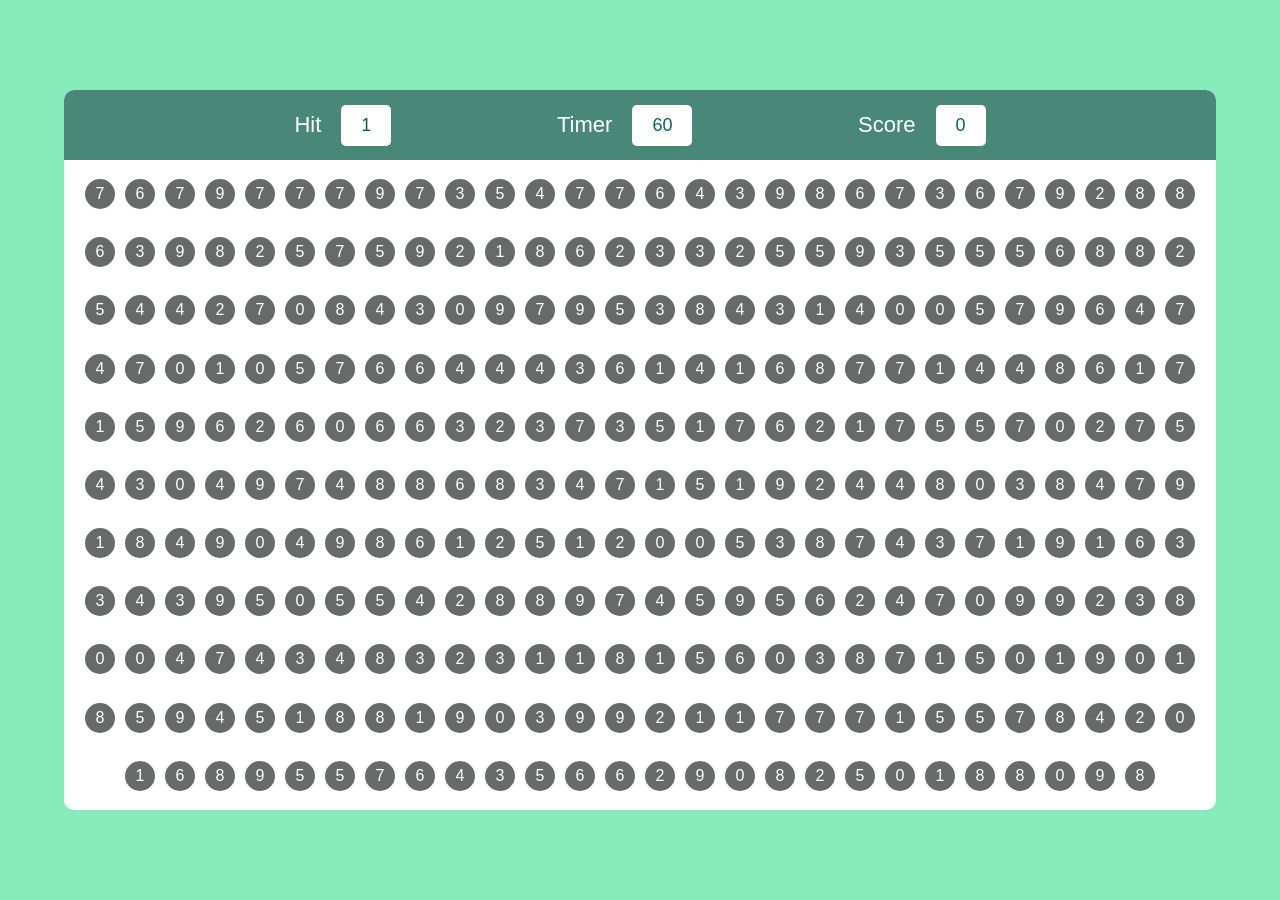
<file: Bubble Game/index.html>
<!DOCTYPE html>
<html lang="en">
<head>
    <meta charset="UTF-8">
    <meta name="viewport" content="width=device-width, initial-scale=1.0">
    <link rel="stylesheet" href="style.css">
    <title>Document</title>
</head>
<body>
    <div id="main">
        <div id="panel">
            <div id="ptop">
                <div class="elem">
                    <h2>Hit</h2>
                    <div id="hitval" class="box">
                        5
                    </div>
                </div>
                <div class="elem">
                    <h2>Timer</h2>
                    <div class="box" id="timerval">
                        60
                    </div>
                </div>
                <div class="elem">
                    <h2>Score</h2>
                    <div class="box" id="ScoreGain">
                        0
                    </div>
                </div>
            </div>
            <div id="pbtn">
                
            </div>
        </div>
    </div>

    <script src="script.js"></script>
</body>
</html>
</file>
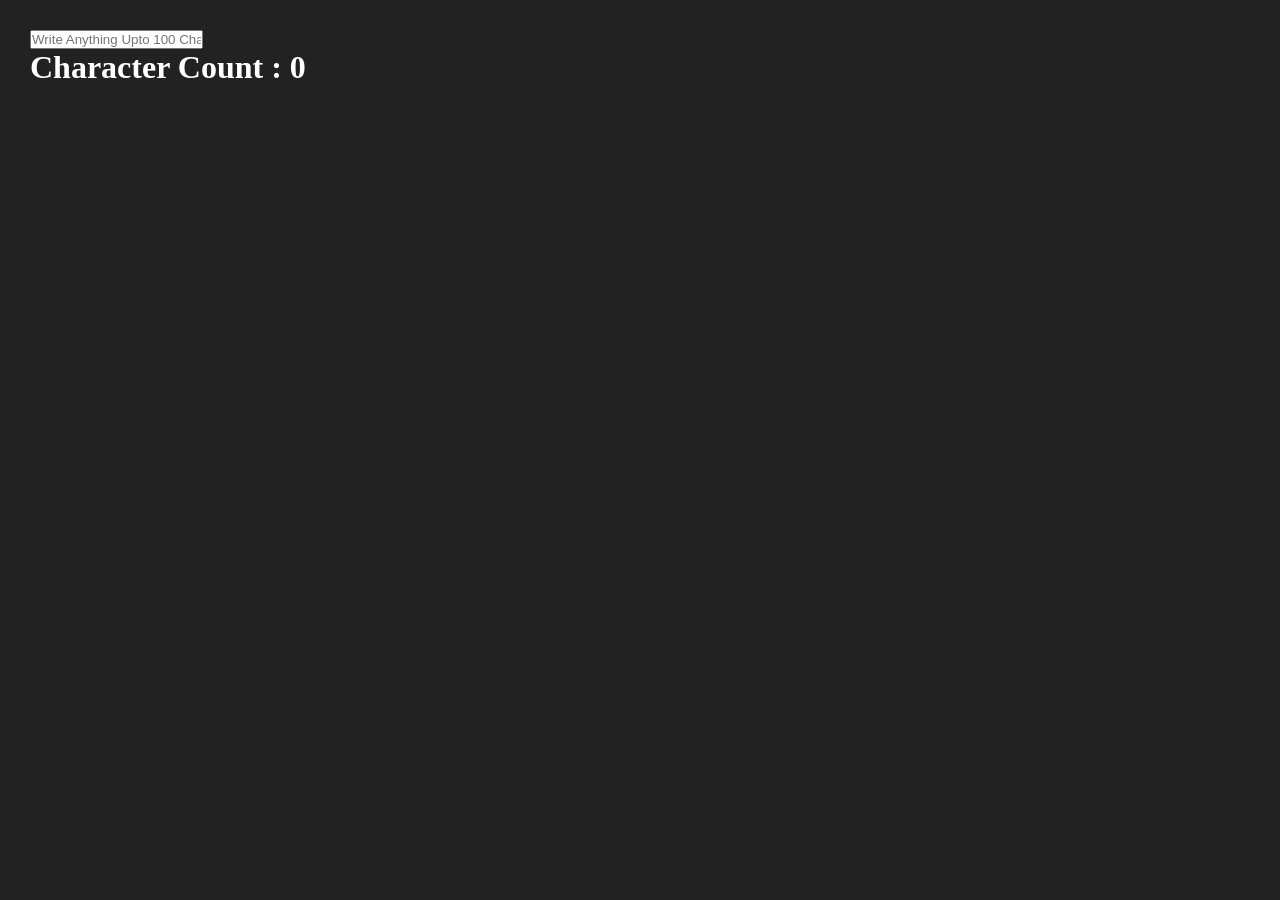
<file: Character Counter/index.html>
<!DOCTYPE html>
<html lang="en">
<head>
    <meta charset="UTF-8">
    <meta name="viewport" content="width=device-width, initial-scale=1.0">
    <title>Character Counter</title>
    <link rel="stylesheet" href="style.css">
</head>
<body>
    <input type="text" placeholder="Write Anything Upto 100 Character">
    <h1>Character Count : <span>0</span></h1>
    <script src="script.js"></script>
</body>
</html>
</file>
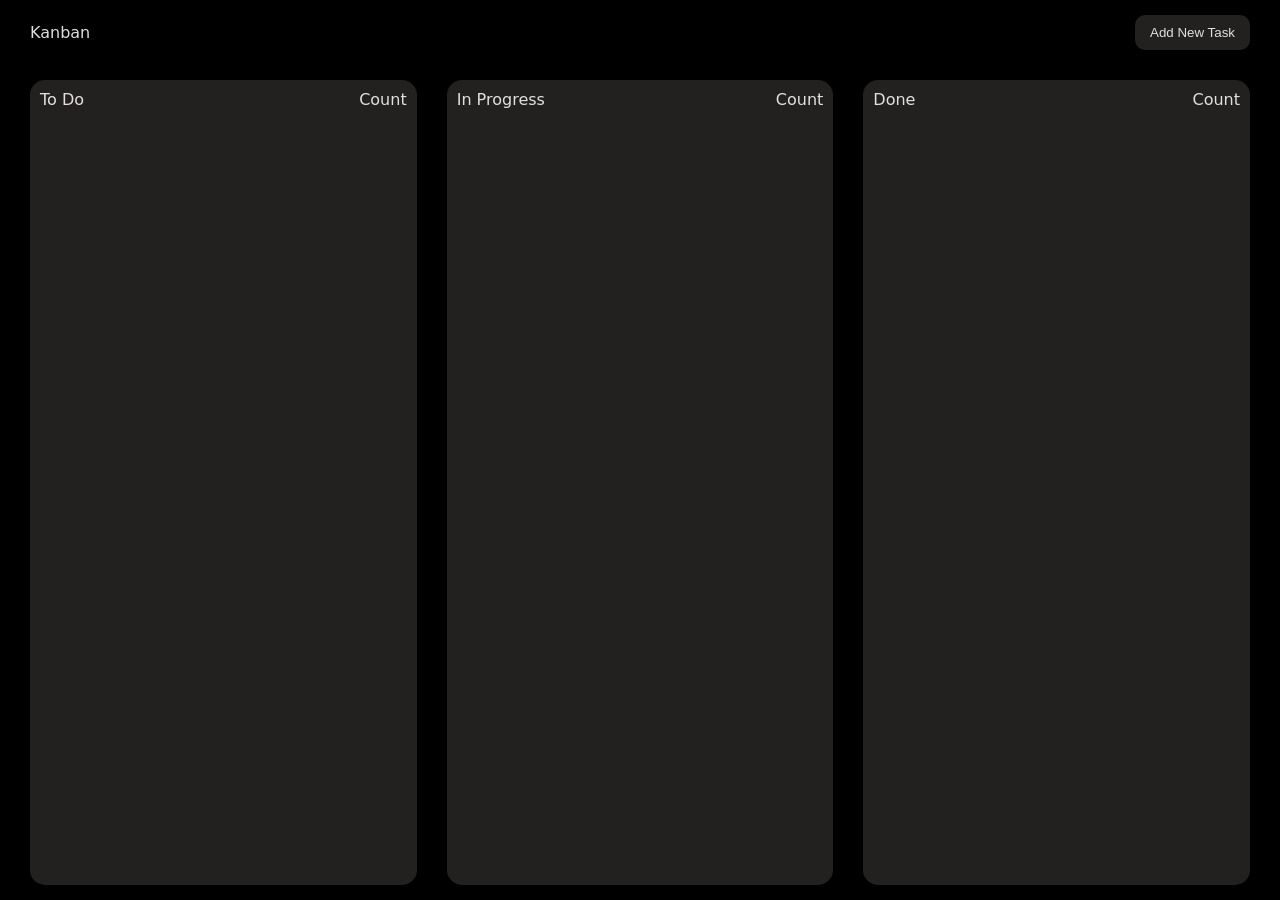
<file: Kanban Board/index.html>
<!DOCTYPE html>
<html lang="en">
<head>
    <meta charset="UTF-8">
    <meta name="viewport" content="width=device-width, initial-scale=1.0">
    <link rel="stylesheet" href="style.css">
    <title>Document</title>
</head>
<body>
    <main>
        <nav>
            <div class="left">Kanban</div>
            <div class="right">
                <button id="toggle-modal">Add New Task</button>
            </div>
        </nav>
        <section class="board">
            <div id="todo" class="task-column">
                <div class="heading">
                    <div class="left">To Do</div>
                    <div class="right">Count</div>
                </div>
                
            </div>
            <div id="progress" class="task-column">
                <div class="heading">
                    <div class="left">In Progress</div>
                    <div class="right">Count</div>
                </div>
            </div>
            <div id="done" class="task-column">
                <div class="heading">
                    <div class="left">Done</div>
                    <div class="right">Count</div>
                </div>
            </div>
        </section>
    </main>
    <div class="modal add-new-task">
        <div class="bg"></div>
        <div class="center">
            <input type="text" id="task-title-input" placeholder="Task title">
            <textarea id="task-desc-input" placeholder="task-description"></textarea>
            <button id="add-new-task" class="add-task-btn">Add Task</button>
        </div>
    </div>
    <script src="script.js"></script>
</body>
</html>
</file>
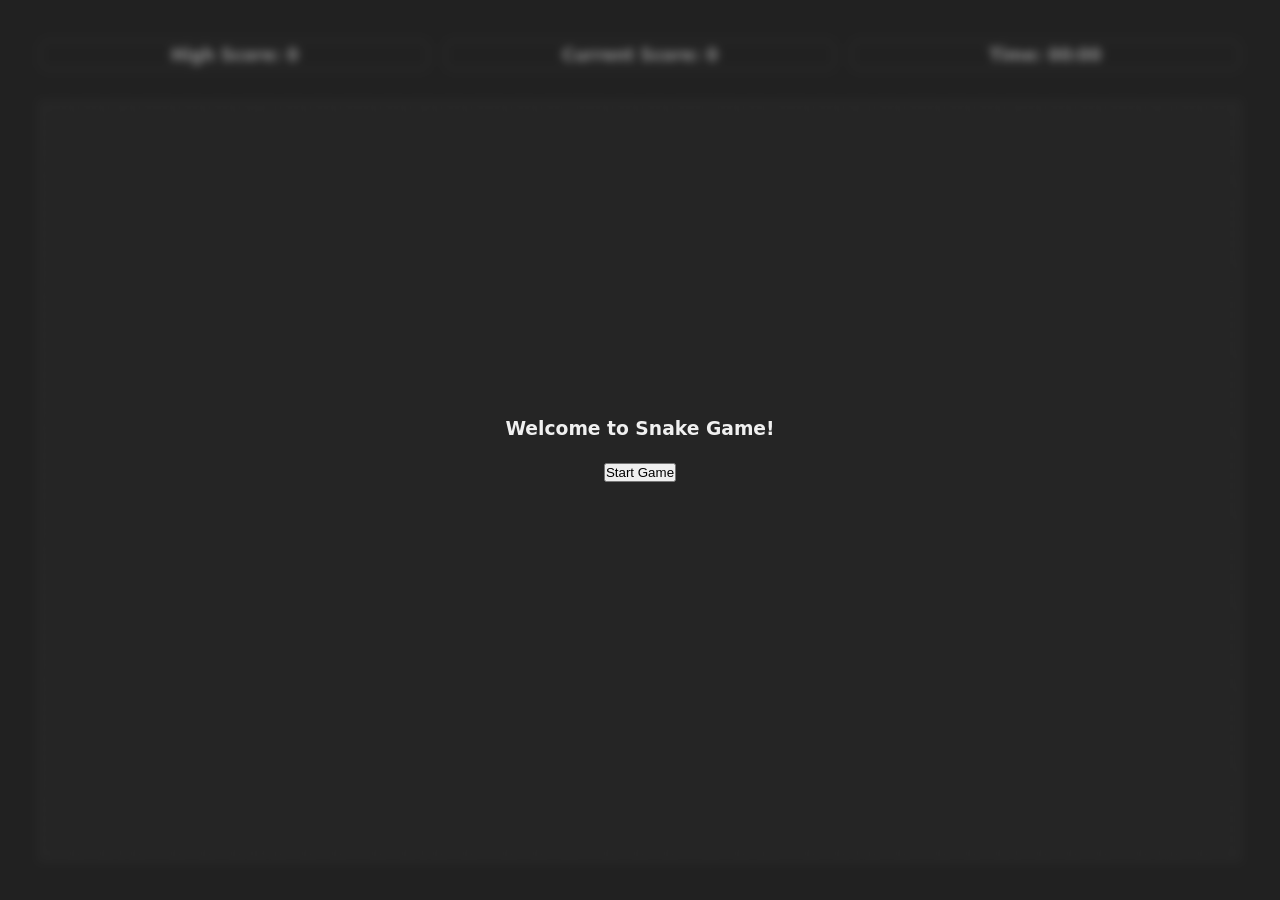
<file: Snake Game/index.html>
<!DOCTYPE html>
<html lang="en">
<head>
    <meta charset="UTF-8">
    <meta name="viewport" content="width=device-width, initial-scale=1.0">
    <title>Snake Game🐍</title>
    <link rel="stylesheet" href="style.css">
</head>
<body>
    <main>
        <section>
            <div class="infos">
                <div class="info">
                    <h3>High Score:
                        <span id="high-score">0</span>
                    </h3>
                </div>
                <div class="info">
                    <h3>Current Score:
                        <span id="current-score">0</span>
                    </h3>
                </div>
                <div class="info">
                    <h3>Time:
                        <span id="time">00:00</span> <!--see-->
                    </h3>
                </div>
            </div>
            <div class="board">
            </div>
        </section>
        <div class="modal">
            <div class="start-game">
                <h3>Welcome to Snake Game!</h3>
                <button class="start-btn">Start Game</button>
            </div>
            <div class="game-over">
                <h3>Game Over!</h3>
                <button class="start-btn">Restart Game</button>
            </div>
        </div>
    </main>
    <script src="script.js"></script>
</body>
</html>
</file>
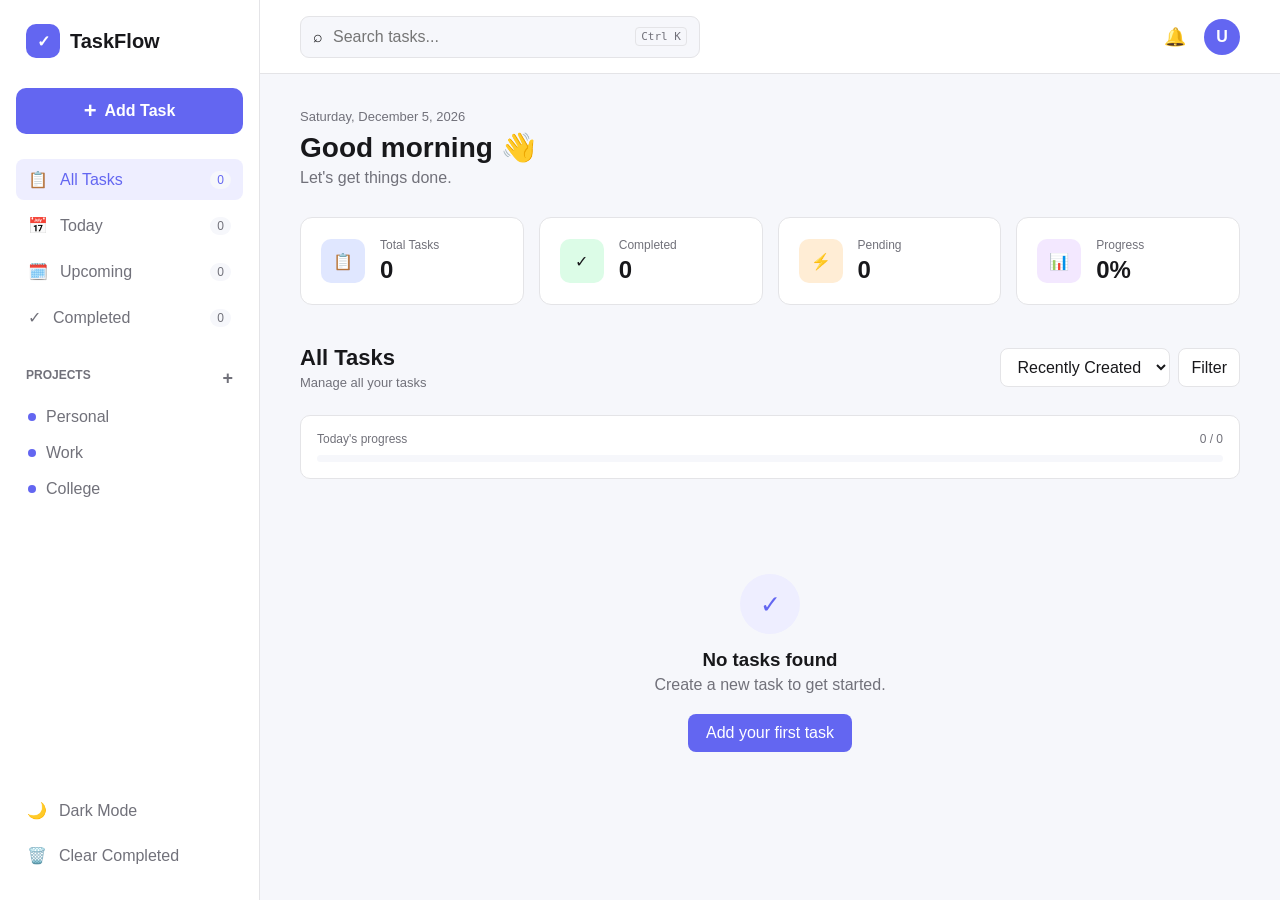
<file: taskflow_todo_app/index.html>
<!DOCTYPE html>
<html lang="en">
<head>
    <meta charset="UTF-8">
    <meta name="viewport" content="width=device-width, initial-scale=1.0">
    <title>TaskFlow - Todo App</title>
    <link rel="stylesheet" href="style.css">
</head>
<body>
    <div class="app">
        <aside class="sidebar">
            <div class="logo"><div class="logo-icon">✓</div><h1>TaskFlow</h1></div>
            <button class="add-task-btn" id="openAddTask"><span>+</span>Add Task</button>

            <nav class="navigation">
                <button class="nav-item active" data-filter="all"><span>📋</span><span>All Tasks</span><span class="count" id="allCount">0</span></button>
                <button class="nav-item" data-filter="today"><span>📅</span><span>Today</span><span class="count" id="todayCount">0</span></button>
                <button class="nav-item" data-filter="upcoming"><span>🗓️</span><span>Upcoming</span><span class="count" id="upcomingCount">0</span></button>
                <button class="nav-item" data-filter="completed"><span>✓</span><span>Completed</span><span class="count" id="completedCount">0</span></button>
            </nav>

            <div class="sidebar-section">
                <div class="section-title"><span>Projects</span><button id="addProject">+</button></div>
                <div id="projectsList"></div>
            </div>

            <div class="sidebar-bottom">
                <button class="sidebar-button" id="themeToggle"><span>🌙</span>Dark Mode</button>
                <button class="sidebar-button" id="clearCompleted"><span>🗑️</span>Clear Completed</button>
            </div>
        </aside>

        <main class="main">
            <header class="topbar">
                <div class="mobile-logo"><h2>TaskFlow</h2></div>
                <div class="search-container">
                    <span>⌕</span>
                    <input type="text" id="searchInput" placeholder="Search tasks...">
                    <kbd>Ctrl K</kbd>
                </div>
                <div class="top-actions"><button id="notificationBtn">🔔</button><div class="avatar">U</div></div>
            </header>

            <section class="dashboard">
                <div class="welcome">
                    <p id="currentDate"></p>
                    <h2>Good evening 👋</h2>
                    <p>Let's get things done.</p>
                </div>

                <div class="statistics">
                    <div class="stat-card"><div class="stat-icon blue">📋</div><div><span>Total Tasks</span><strong id="totalTasks">0</strong></div></div>
                    <div class="stat-card"><div class="stat-icon green">✓</div><div><span>Completed</span><strong id="completedTasks">0</strong></div></div>
                    <div class="stat-card"><div class="stat-icon orange">⚡</div><div><span>Pending</span><strong id="pendingTasks">0</strong></div></div>
                    <div class="stat-card"><div class="stat-icon purple">📊</div><div><span>Progress</span><strong id="progressPercent">0%</strong></div></div>
                </div>
            </section>

            <section class="tasks-section">
                <div class="tasks-header">
                    <div><h2 id="taskTitle">All Tasks</h2><p id="taskSubtitle">Manage all your tasks</p></div>
                    <div class="task-controls">
                        <select id="sortSelect">
                            <option value="created">Recently Created</option>
                            <option value="priority">Priority</option>
                            <option value="due">Due Date</option>
                            <option value="alphabetical">Alphabetical</option>
                        </select>
                        <button id="filterBtn">Filter</button>
                    </div>
                </div>

                <div class="progress-container">
                    <div class="progress-info"><span>Today's progress</span><span id="progressText">0 / 0</span></div>
                    <div class="progress-bar"><div class="progress-fill" id="progressFill"></div></div>
                </div>

                <div id="taskList" class="task-list"></div>

                <div id="emptyState" class="empty-state">
                    <div class="empty-icon">✓</div>
                    <h3>No tasks found</h3>
                    <p>Create a new task to get started.</p>
                    <button id="emptyAddTask">Add your first task</button>
                </div>
            </section>
        </main>
    </div>

    <div class="modal-overlay" id="taskModal">
        <div class="modal">
            <div class="modal-header"><h2 id="modalTitle">Create Task</h2><button class="close-modal" id="closeModal">×</button></div>
            <form id="taskForm">
                <input type="hidden" id="taskId">
                <div class="form-group"><label>Task name</label><input type="text" id="taskName" placeholder="What needs to be done?" required></div>
                <div class="form-group"><label>Description</label><textarea id="taskDescription" placeholder="Add some details..."></textarea></div>
                <div class="form-row">
                    <div class="form-group"><label>Priority</label><select id="taskPriority"><option value="low">Low</option><option value="medium" selected>Medium</option><option value="high">High</option></select></div>
                    <div class="form-group"><label>Due date</label><input type="date" id="taskDueDate"></div>
                </div>
                <div class="form-group"><label>Project</label><select id="taskProject"><option value="">No Project</option></select></div>
                <div class="form-group"><label>Tags</label><input type="text" id="taskTags" placeholder="work, coding, college"></div>
                <div class="modal-actions"><button type="button" class="cancel-btn" id="cancelTask">Cancel</button><button type="submit" class="save-btn">Save Task</button></div>
            </form>
        </div>
    </div>

    <div class="modal-overlay" id="confirmModal">
        <div class="confirm-box">
            <h2>Delete task?</h2><p>This action cannot be undone.</p>
            <div class="confirm-actions"><button id="cancelDelete">Cancel</button><button id="confirmDelete" class="danger">Delete</button></div>
        </div>
    </div>

    <div id="toast" class="toast">Task created successfully</div>
    <script src="script.js"></script>
</body>
</html>
</file>
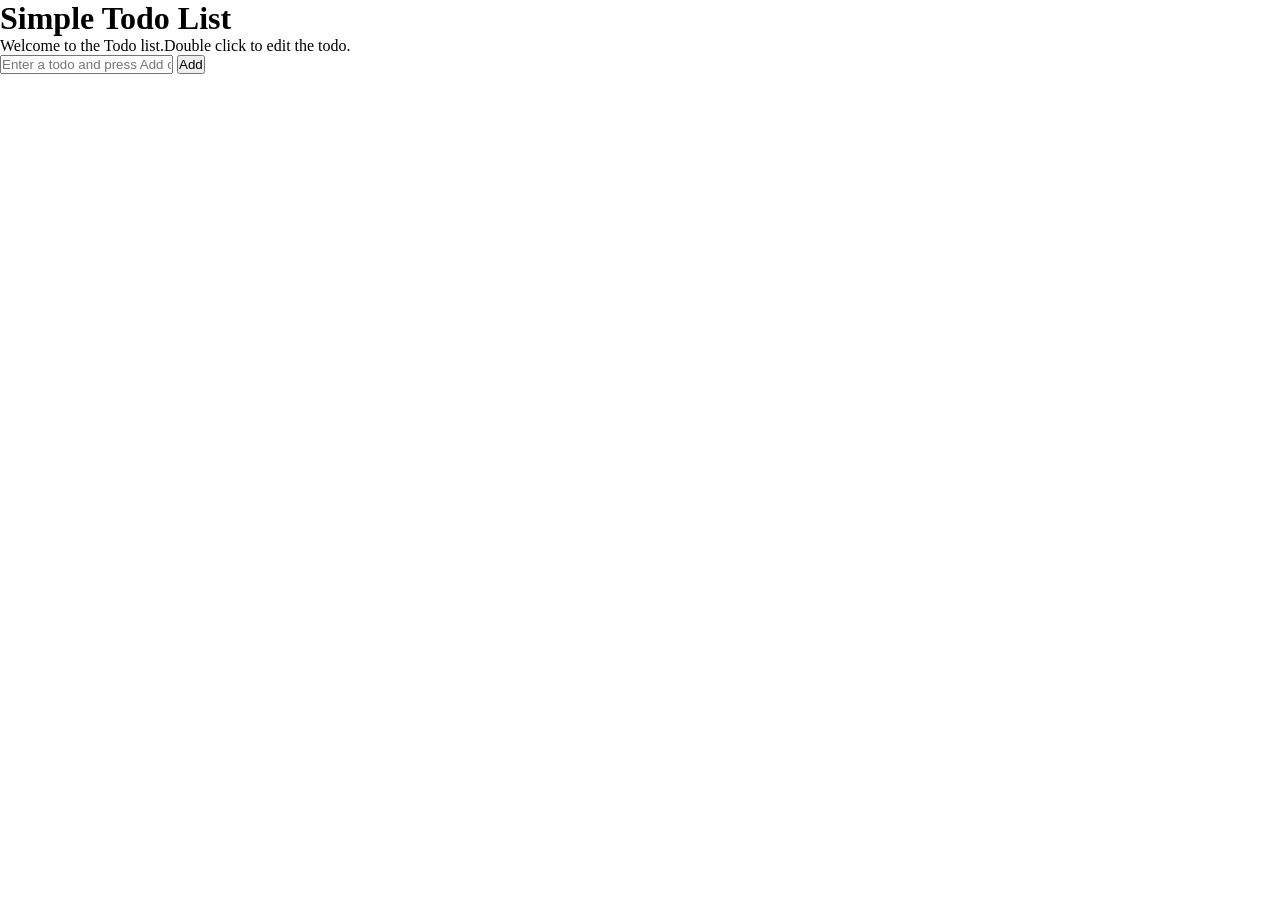
<file: to-do/index.html>
<!DOCTYPE html>
<html lang="en">
<head>
    <meta charset="UTF-8">
    <meta name="viewport" content="width=device-width, initial-scale=1.0">
    <title>To-Do List📜</title>
    <link rel="stylesheet" href="style.css">
</head>
<body>
    <h1>Simple Todo List</h1>
    <p>Welcome to the Todo list.Double click to edit the todo.</p>

    <!--Input and Button to add new todos-->

    <input type="text" id="todo-input" placeholder="Enter a todo and press Add or Enter">
    
    <button id="add-btn">Add</button>
    <ul id="todo-list"></ul>
    <script src="script.js"></script>
</body>
</html>
</file>
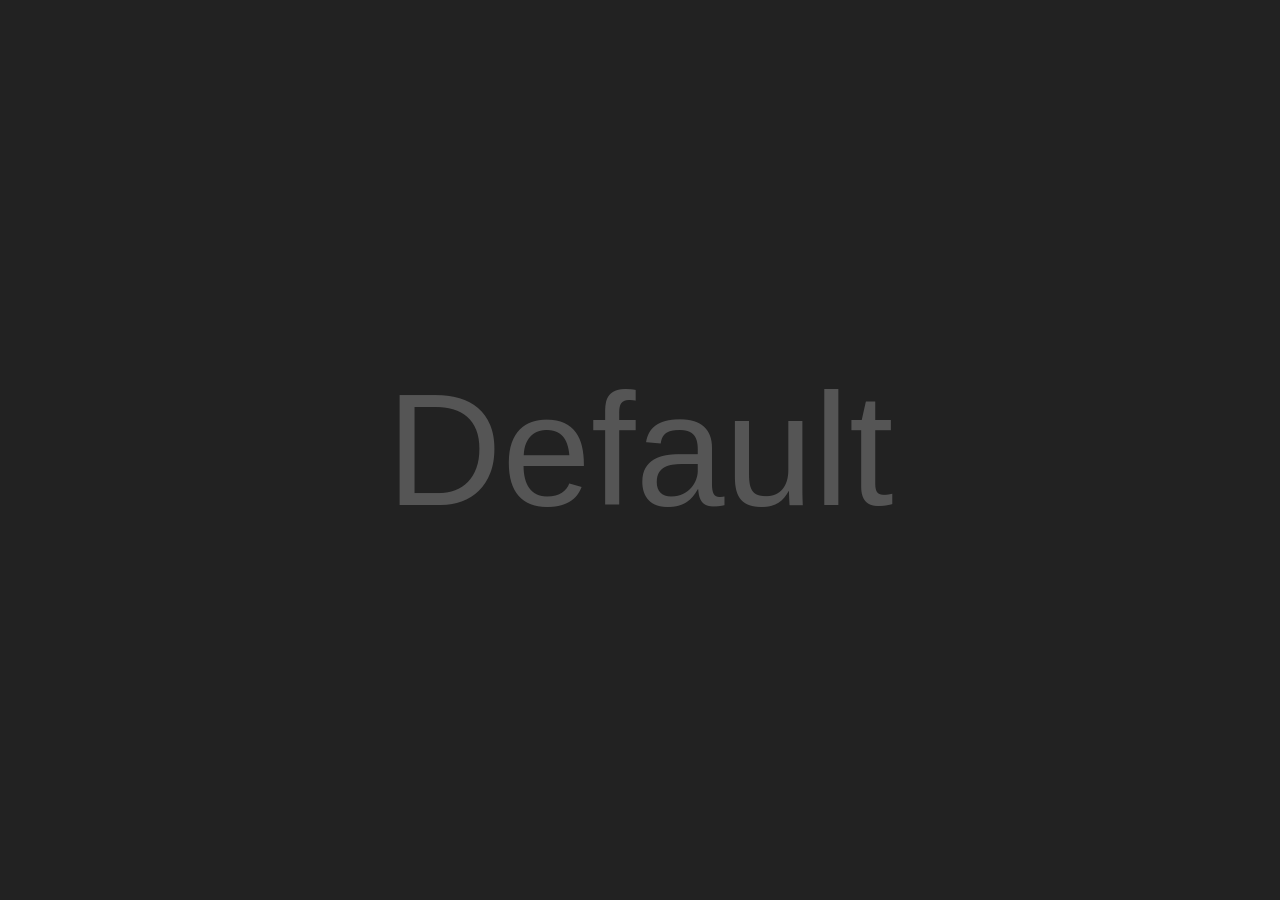
<file: Keyboard Tester/indec.html>
<!DOCTYPE html>
<html lang="en">
<head>
    <meta charset="UTF-8">
    <meta name="viewport" content="width=device-width, initial-scale=1.0">
    <title>Document</title>
    <style>
        *{
            margin: 0;
            padding: 0;
            box-sizing: border-box;
            font-family: "Poppins", sans-serif;

        }

        html,body{
            width: 100%;
            height: 100%;
        }
        #main{
            display: flex;
            align-items: center;
            justify-content: center;
            width: 100%;
            height: 100%;
            background-color: #222;
            /* color: #fff; */
        }
        h1{
            color: #555;
            font-size: 10rem;
            font-weight: 300;
            user-select: none;
        }
    </style>
</head>
<body> 
    <div id="main">
        <h1>Default</h1>
    </div>
    <script src="script.js"></script>
</body>
</html>
</file>
<file: Bubble Game/style.css>
*{
    margin: 0;
    padding: 0;
    box-sizing: border-box;
    font-family: 'Gill Sans', 'Gill Sans MT', Calibri, 'Trebuchet MS', sans-serif;
}

html,body{
    width: 100%;
    height: 100%;
}

#main{
    height: 100%;
    width: 100%;
    background-color: rgb(135, 236, 185);
    display: flex;
    align-items: center;
    justify-content: center;
}

#panel{
    overflow: hidden;
    height: 80%;
    width: 90%;
    background-color: #fff;
    border-radius: 10px;
}

#ptop{
    padding: 0px 20%;
    background-color: rgb(73, 136, 120);
    width: 100%;
    height: 70px;
    color: #fff;
    display: flex;
    align-items: center;
    justify-content: space-between;
    font-size: 18px;
}

.elem{
    display: flex;
    align-items: center;
    gap: 20px;
}

.elem h2{
    font-weight: 500;
    font-size: 22px;
}

.box{
    padding: 10px 20px;
    background-color: #fff;
    border-radius: 5px;
    color: rgb(8, 100, 93);
    font-weight: 500;
    font-size: 18px;
}

#pbtn{
    padding: 10px;
    width: 100%;
    height: calc(100% - 70px);
    display: flex;
    flex-wrap: wrap;
    gap: 10px;
    display: flex;
    align-items: center;
    justify-content: center;
}

.bubble{
    height: 30px;
    width: 30px;
    color: #fff;
    border-radius: 50%;
    display: flex;
    align-items: center;
    justify-content: center;
    background-color: rgba(15, 18, 18, 0.627);
    font-weight: 500;
}

.bubble:hover{
    background-color: #066728;
    cursor: pointer;
}
</file>
<file: Character Counter/style.css>
*{
    padding: 0;
    margin: 0;
    box-sizing: border-box;
}

html,body{
    width: 100%;
    height: 100%;
}

body{
    padding: 30px;
    background-color: #222;
    color: white;
}
</file>
<file: Kanban Board/style.css>
*{
    padding: 0;
    margin: 0;
    box-sizing: border-box;
}

html,body{
    width: 100%;
    height: 100%;
}

html{
    font-family: system-ui, -apple-system, BlinkMacSystemFont, 'Segoe UI', Roboto, Oxygen, Ubuntu, Cantarell, 'Open Sans', 'Helvetica Neue', sans-serif;
}

:root{
    --bg-color: #000000;
    --bg-button-color:#232020;
    --bg-task-color:#2a2a2a;
    --primary-text-color: #efebebf1;
    --delete-color:#ff4f4f;

    --nav-padding:15px 30px;
    --section-padding:15px 30px;
    --padding-s:5px;
    --padding-m:10px;
    --padding-l:15px;
    --paddind-xl:20px;
    --paddig-xxl:30px;

    --border-radius-s:5px;
    --border-radius-m:10px;
    --border-radius-l:15px;
    --border-radius-xl:20px;
    --border-radius-xxl:30px;
}

body{
    background-color: var(--bg-color);
    color: var(--primary-text-color);
}

main{
    height: 100%;
    display: flex;
    flex-direction: column;
}

nav{
    padding: var(--nav-padding);
    display: flex;
    align-items: center;
    justify-content: space-between;
    position: sticky;
    top: 0;
    background-color: var(--bg-color);
}

nav button{
    padding: var(--padding-m) var(--padding-l);
    background-color: var(--bg-button-color);
    color: var(--primary-text-color);
    outline: none;
    border: none;
    cursor: pointer;
    border-radius: var(--border-radius-m);
}

section{
    display: flex;
    flex-grow: 1;
    padding: var(--section-padding);
    justify-content: center;
    background-color: var(--bg-color);
    gap: var(--paddig-xxl);
}

section .task-column{
    background-color: var(--bg-button-color);
    flex-grow: 1;
    padding: var(--padding-m);
    border-radius: var(--border-radius-l);
    display: flex;
    flex-direction: column;
    gap: var(--padding-s);
    transition: all 0.7s cubic-bezier(0.19, 1, 0.22, 1);
    width: 100%;
}

section .task-column.hover-over{
    border: 2px dashed var(--primary-text-color);
    scale: 1.03;
}

section .task-column .heading{
    width: 100%;
    display: flex;
    align-items: center;
    justify-content: space-between;
}

section .task-column .task{
    background-color: var(--bg-task-color);
    padding: var(--padding-m);
    gap: var(--padding-m);
    display: flex;
    flex-direction: column;
    border-radius: var(--border-radius-m);
    cursor: grab;
}

section .task-column .task button{
    align-self: self-end;
    background-color: var(--delete-color);
    color: var(--primary-text-color);
    cursor: pointer;
    border: none;
    outline: none;
    padding: var(--padding-s);
    border-radius: var(--border-radius-s);
}

.modal{
    position: fixed;
    height: 100vh;
    width: 100vw;
    top: 0;
    left: 0;
    display: none;
    align-items: center;
    justify-content: center;
}

.modal.active{
    display: flex;
}

.modal .bg{
    position: absolute;
    width: 100%;
    height: 100%;
    background-color: rgba(61, 61, 61, 0.408);
    backdrop-filter: blur(5px);
}

.modal .center{
    background-color: var(--bg-button-color);
    padding: var(--paddig-xxl);
    border-radius: var(--border-radius-m);
    display: flex;
    flex-direction: column;
    gap: var(--padding-m);
    z-index: 10;
}

.modal .center input ,.modal .center textarea, .modal .center select{
    background-color: var(--bg-task-color);
    color: var(--primary-text-color);
    border: none;
    outline: none;
    padding: var(--padding-m);
    border-radius: var(--border-radius-s);
}

.modal .center button{
    background-color: var(--bg-task-color);
    color: var(--primary-text-color);
    border: none;
    outline: none;
    padding: var(--padding-m) var(--padding-l);
    cursor: pointer;
    border-radius: var(--border-radius-m);
    width: fit-content;
    align-self: center;
}
</file>
<file: Snake Game/style.css>
* {
    margin: 0;
    padding: 0;
    box-sizing: border-box;
}

html,body{

    height: 100%;
    width: 100%;

}

:root{
    /* Background color */
    --bg-primary-color: #0c0c0c;
    --bg-fill-color: #e40ebdeb;
    --bg-food-color: #fd7803f2;

    /* text color */
    --text-primary-color : #f0f0f0;

    /*spacing variable*/
    --space-xs:4px;
    --space-sm:8px;
    --space-md:16px; 
    --space-lg:24px ;
    --space-xl:32px;
    --space-xxl:40px;
    --space-3xl:48px;

    /*Border color*/
    --border-color:#333333;

    /*Border Radius*/
    --border-radius-xs: 4px;
    --border-radius-sm: 8px;
    --border-radius-md: 12px;
    --border-radius-lg: 16px;
    --border-radius-xl: 20px;
    --border-radius-2xl: 24px;

}

html{
    background-color: var(--bg-primary-color);
    color: var(--text-primary-color);
    font-family: system-ui, -apple-system, BlinkMacSystemFont, 'Segoe UI', Roboto, Oxygen, Ubuntu, Cantarell, 'Open Sans', 'Helvetica Neue', sans-serif;
}

main,
section{
    width: 100%;
    height: 100%;
}

.btn{
    padding: var(--space-sm) var(--space-md);
    border: none;
    border-radius: var(--border-radius-sm);
    cursor: pointer;
    transition: all 0.3s ease-in-out;
}

.start-btn:hover{
    transform: scale(1.1);
}

section{
    padding: var(--space-xxl);
    display: flex;
    flex-direction: column;
    height: 100%;
    gap: var(--space-md);
}

.infos{
    width: 100%;
    display: flex;
    flex-direction: row;
    flex-wrap: nowrap;
    justify-content: space-between;
    gap: var(--space-md);
    margin-bottom: var(--space-md);
}

.info{
    flex: 1 1 0;
    min-width: 0;
    display: flex;
    align-items: center;
    justify-content: center;
    padding: var(--space-xs) var(--space-sm);
    border: 1px solid var(--border-color);
    border-radius: var(--border-radius-sm);
    font-size: 0.9rem;
}

.board{
    border: 1px solid var(--border-color);
    flex-grow: 1;
    display: grid;
    grid-template-columns: repeat(auto-fill, minmax(10px, 1fr));
    grid-template-rows: repeat(auto-fill, minmax(10px, 1fr));
}

.block{
    /* width: 30px;
    height: 30px; */
    border: 1px solid var(--border-color);
    flex-shrink: 0;
    border-radius: 50%;
}

.fill{
    background-color: var(--bg-fill-color);
}

.food{
    background-color: var(--bg-food-color);
}

.modal{
    height: 100vh;
    width: 100vw;
    position: fixed;
    top: 0;
    background-color:#35353587;
    backdrop-filter: blur(4px);
    display: flex;
    justify-content: center;
    align-items: center;
}

.modal .start-game,
.modal .game-over{
    display: flex;
    flex-direction: column;     
    align-items: center;
    gap: var(--space-lg);
}

.modal .game-over{
    display: none;
}
</file>
<file: taskflow_todo_app/style.css>
*{margin:0;padding:0;box-sizing:border-box}
:root{--bg:#f6f7fb;--card:#fff;--text:#18181b;--muted:#71717a;--border:#e4e4e7;--primary:#6366f1;--primary-dark:#4f46e5;--danger:#ef4444;--sidebar:#fff}
body.dark{--bg:#111113;--card:#1c1c1f;--text:#f4f4f5;--muted:#a1a1aa;--border:#2e2e33;--sidebar:#18181b}
body{font-family:Inter,-apple-system,BlinkMacSystemFont,"Segoe UI",sans-serif;background:var(--bg);color:var(--text);min-height:100vh;transition:.3s}
button,input,textarea,select{font:inherit}button{cursor:pointer}.app{min-height:100vh;display:flex}
.sidebar{width:260px;background:var(--sidebar);border-right:1px solid var(--border);padding:24px 16px;display:flex;flex-direction:column;position:fixed;left:0;top:0;bottom:0}
.logo{display:flex;align-items:center;gap:10px;padding:0 10px;margin-bottom:30px}.logo-icon{width:34px;height:34px;display:flex;align-items:center;justify-content:center;border-radius:10px;background:var(--primary);color:#fff;font-weight:800}.logo h1{font-size:20px}
.add-task-btn{width:100%;height:46px;border:0;border-radius:10px;background:var(--primary);color:#fff;display:flex;align-items:center;justify-content:center;gap:8px;font-weight:600;transition:.2s}.add-task-btn:hover{background:var(--primary-dark);transform:translateY(-1px)}.add-task-btn span{font-size:22px}
.navigation{margin-top:25px;display:flex;flex-direction:column;gap:5px}.nav-item{width:100%;border:0;background:transparent;color:var(--muted);padding:11px 12px;border-radius:8px;display:flex;align-items:center;gap:12px;text-align:left;transition:.2s}.nav-item:hover{background:var(--bg);color:var(--text)}.nav-item.active{background:#eeeeff;color:var(--primary)}body.dark .nav-item.active{background:#27273d}.nav-item .count{margin-left:auto;font-size:12px;background:var(--bg);padding:2px 7px;border-radius:20px}
.sidebar-section{margin-top:30px}.section-title{display:flex;justify-content:space-between;padding:0 10px;margin-bottom:10px;color:var(--muted);font-size:12px;font-weight:700;text-transform:uppercase}.section-title button{border:0;background:none;color:var(--muted);font-size:18px}.project-item{display:flex;align-items:center;gap:10px;padding:9px 12px;border-radius:8px;color:var(--muted);cursor:pointer}.project-item:hover{background:var(--bg);color:var(--text)}.project-dot{width:8px;height:8px;border-radius:50%;background:var(--primary)}
.sidebar-bottom{margin-top:auto;display:flex;flex-direction:column;gap:4px}.sidebar-button{border:0;background:transparent;color:var(--muted);padding:11px;text-align:left;border-radius:8px;display:flex;gap:12px;align-items:center}.sidebar-button:hover{background:var(--bg);color:var(--text)}
.main{margin-left:260px;width:calc(100% - 260px);min-height:100vh}.topbar{height:74px;padding:0 40px;border-bottom:1px solid var(--border);background:var(--card);display:flex;align-items:center;justify-content:space-between}.search-container{width:400px;display:flex;align-items:center;gap:10px;background:var(--bg);border:1px solid var(--border);border-radius:9px;padding:0 12px}.search-container input{flex:1;height:40px;border:0;outline:0;background:transparent;color:var(--text)}.search-container kbd{font-size:11px;color:var(--muted);border:1px solid var(--border);border-radius:4px;padding:2px 5px}.top-actions{display:flex;align-items:center;gap:18px}.top-actions button{border:0;background:transparent;font-size:18px}.avatar{width:36px;height:36px;border-radius:50%;background:var(--primary);color:#fff;display:flex;align-items:center;justify-content:center;font-weight:700}
.dashboard{padding:35px 40px 20px}.welcome p:first-child{color:var(--muted);font-size:13px}.welcome h2{margin-top:7px;font-size:28px}.welcome p:last-child{color:var(--muted);margin-top:5px}.statistics{margin-top:30px;display:grid;grid-template-columns:repeat(4,1fr);gap:15px}.stat-card{background:var(--card);border:1px solid var(--border);border-radius:12px;padding:20px;display:flex;align-items:center;gap:15px}.stat-card span{display:block;color:var(--muted);font-size:12px}.stat-card strong{display:block;margin-top:4px;font-size:24px}.stat-icon{width:44px;height:44px;border-radius:10px;display:flex;align-items:center;justify-content:center}.blue{background:#e0e7ff}.green{background:#dcfce7}.orange{background:#ffedd5}.purple{background:#f3e8ff}
.tasks-section{padding:20px 40px 50px}.tasks-header{display:flex;justify-content:space-between;align-items:center}.tasks-header h2{font-size:22px}.tasks-header p{color:var(--muted);font-size:13px;margin-top:4px}.task-controls{display:flex;gap:8px}.task-controls select,.task-controls button{border:1px solid var(--border);background:var(--card);color:var(--text);border-radius:8px;padding:9px 12px}
.progress-container{margin-top:25px;background:var(--card);border:1px solid var(--border);padding:16px;border-radius:10px}.progress-info{display:flex;justify-content:space-between;font-size:12px;color:var(--muted);margin-bottom:9px}.progress-bar{height:7px;background:var(--bg);border-radius:10px;overflow:hidden}.progress-fill{height:100%;width:0;background:var(--primary);border-radius:inherit;transition:width .4s}
.task-list{margin-top:15px;display:flex;flex-direction:column;gap:8px}.task{background:var(--card);border:1px solid var(--border);border-radius:10px;padding:16px;display:flex;align-items:center;gap:14px;transition:.2s}.task:hover{transform:translateY(-1px);box-shadow:0 5px 20px rgba(0,0,0,.05)}.task-checkbox{width:20px;height:20px;border:2px solid #d4d4d8;border-radius:50%;display:flex;align-items:center;justify-content:center;cursor:pointer;flex-shrink:0}.task.completed .task-checkbox{background:var(--primary);border-color:var(--primary);color:#fff}.task-content{flex:1;min-width:0}.task-name{font-size:14px;font-weight:600}.task.completed .task-name{text-decoration:line-through;color:var(--muted)}.task-description{margin-top:4px;font-size:12px;color:var(--muted);white-space:nowrap;overflow:hidden;text-overflow:ellipsis}.task-meta{margin-top:7px;display:flex;align-items:center;gap:8px}.priority{padding:3px 7px;border-radius:4px;font-size:10px;font-weight:700;text-transform:uppercase}.priority.low{background:#dcfce7;color:#15803d}.priority.medium{background:#fef3c7;color:#a16207}.priority.high{background:#fee2e2;color:#b91c1c}.due-date{color:var(--muted);font-size:11px}.task-actions{display:flex;gap:5px;opacity:0;transition:.2s}.task:hover .task-actions{opacity:1}.task-actions button{border:0;background:transparent;padding:7px;border-radius:6px}.task-actions button:hover{background:var(--bg)}
.empty-state{display:none;text-align:center;padding:80px 20px}.empty-state.show{display:block}.empty-icon{width:60px;height:60px;margin:auto;border-radius:50%;background:#eeeeff;color:var(--primary);display:flex;align-items:center;justify-content:center;font-size:25px}.empty-state h3{margin-top:15px}.empty-state p{color:var(--muted);margin-top:5px}.empty-state button{margin-top:20px;background:var(--primary);color:#fff;border:0;padding:10px 18px;border-radius:8px}
.modal-overlay{position:fixed;inset:0;background:rgba(0,0,0,.45);display:none;align-items:center;justify-content:center;z-index:100}.modal-overlay.show{display:flex}.modal{width:500px;max-width:95vw;max-height:90vh;overflow-y:auto;background:var(--card);border-radius:15px;padding:25px;box-shadow:0 25px 70px rgba(0,0,0,.2)}.modal-header{display:flex;justify-content:space-between;align-items:center;margin-bottom:25px}.close-modal{border:0;background:transparent;color:var(--muted);font-size:25px}.form-group{margin-bottom:17px}.form-group label{display:block;font-size:12px;font-weight:600;margin-bottom:7px}.form-group input,.form-group textarea,.form-group select{width:100%;border:1px solid var(--border);background:var(--bg);color:var(--text);outline:0;border-radius:8px;padding:11px}.form-group textarea{height:90px;resize:vertical}.form-group input:focus,.form-group textarea:focus,.form-group select:focus{border-color:var(--primary)}.form-row{display:grid;grid-template-columns:1fr 1fr;gap:12px}.modal-actions{display:flex;justify-content:flex-end;gap:8px;margin-top:25px}.cancel-btn,.save-btn{border:0;padding:10px 18px;border-radius:8px}.cancel-btn{background:var(--bg);color:var(--text)}.save-btn{background:var(--primary);color:#fff}
.confirm-box{background:var(--card);width:380px;max-width:90vw;padding:25px;border-radius:13px}.confirm-box p{color:var(--muted);margin-top:7px}.confirm-actions{margin-top:25px;display:flex;justify-content:flex-end;gap:8px}.confirm-actions button{border:0;padding:9px 16px;border-radius:7px}.confirm-actions .danger{background:var(--danger);color:#fff}.toast{position:fixed;bottom:25px;right:25px;background:#18181b;color:#fff;padding:13px 18px;border-radius:8px;transform:translateY(100px);opacity:0;transition:.3s;z-index:500}.toast.show{transform:translateY(0);opacity:1}.mobile-logo{display:none}
@media(max-width:1000px){.statistics{grid-template-columns:repeat(2,1fr)}}@media(max-width:700px){.sidebar{display:none}.main{margin-left:0;width:100%}.topbar{padding:0 20px}.mobile-logo{display:block}.search-container{width:40px;overflow:hidden;border:0;background:transparent}.search-container input,.search-container kbd{display:none}.dashboard,.tasks-section{padding-left:20px;padding-right:20px}.statistics{grid-template-columns:1fr}.tasks-header{flex-direction:column;align-items:flex-start;gap:15px}.form-row{grid-template-columns:1fr}.task-actions{opacity:1}}
</file>
<file: to-do/style.css>
*{
    padding: 0;
    margin: 0;
    box-sizing: border-box;
}

body,html{
    width: 100%;
    height: 100%;
}
</file>
